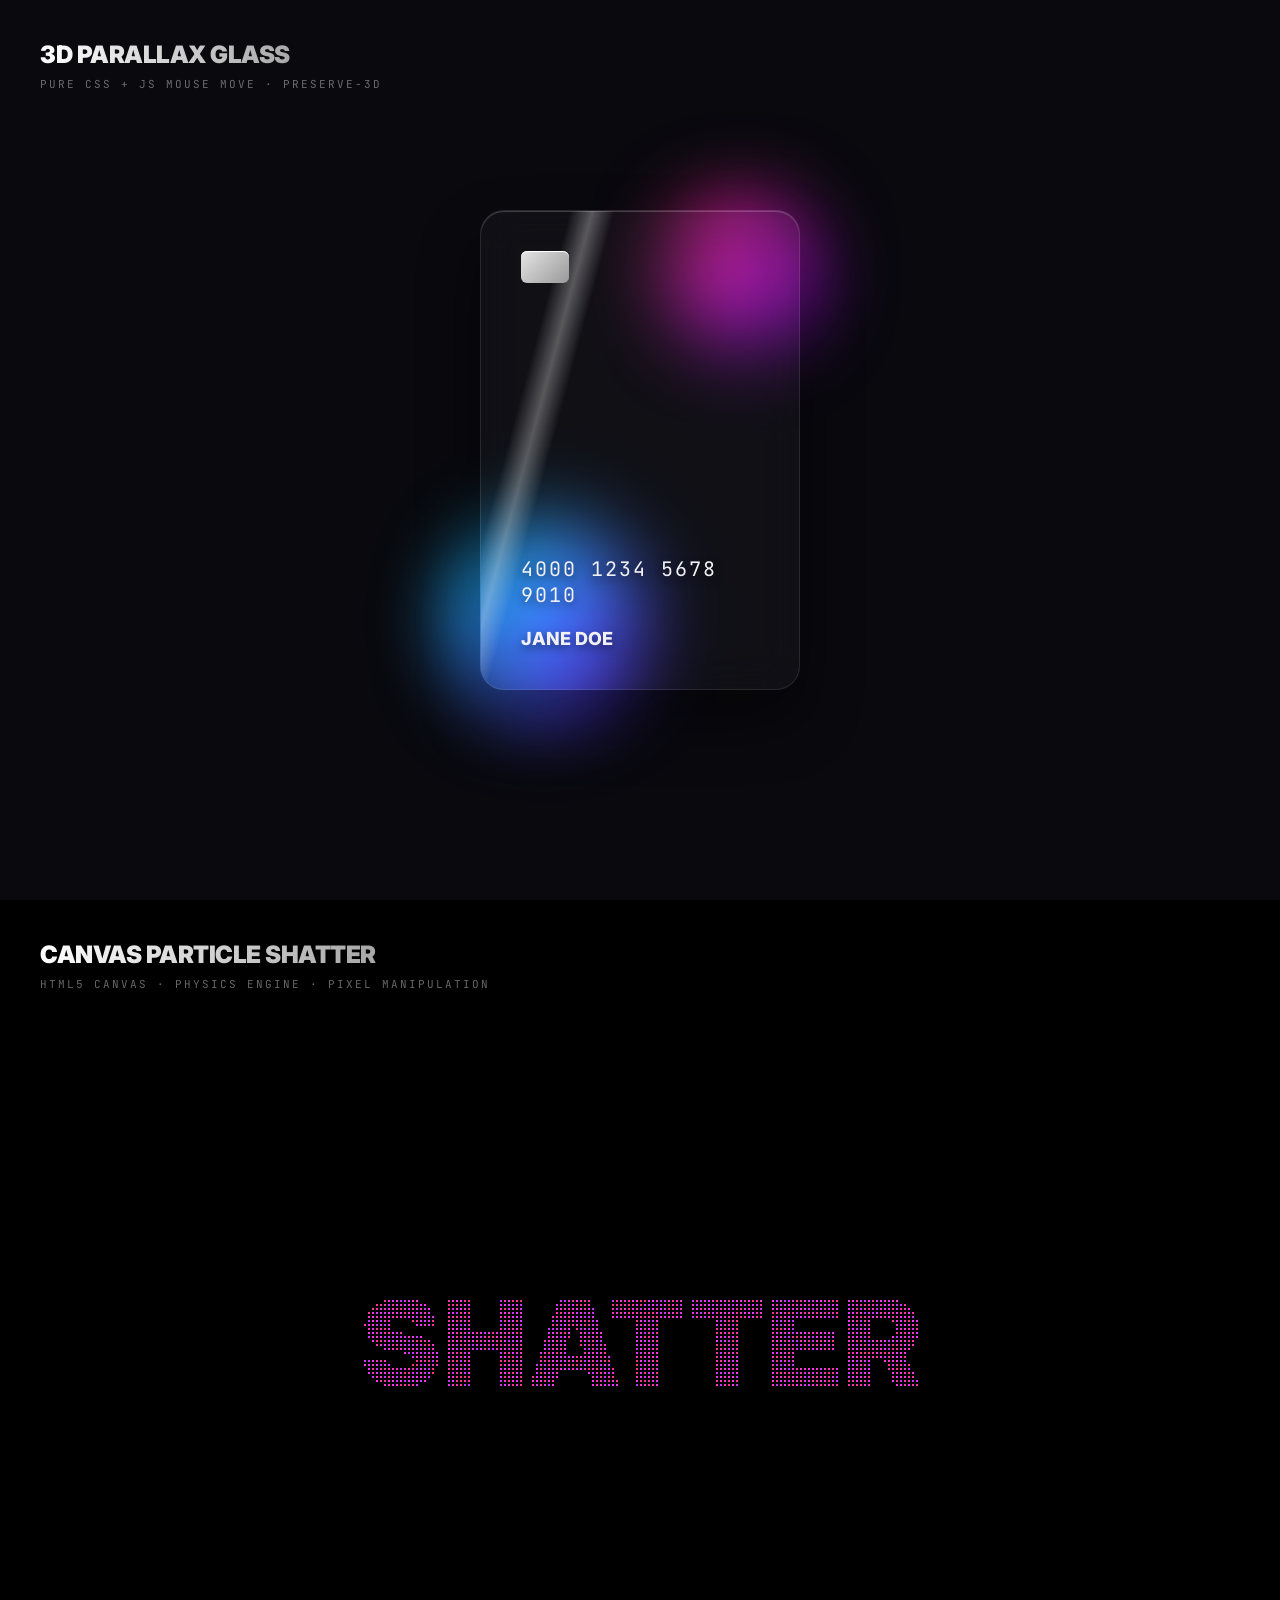
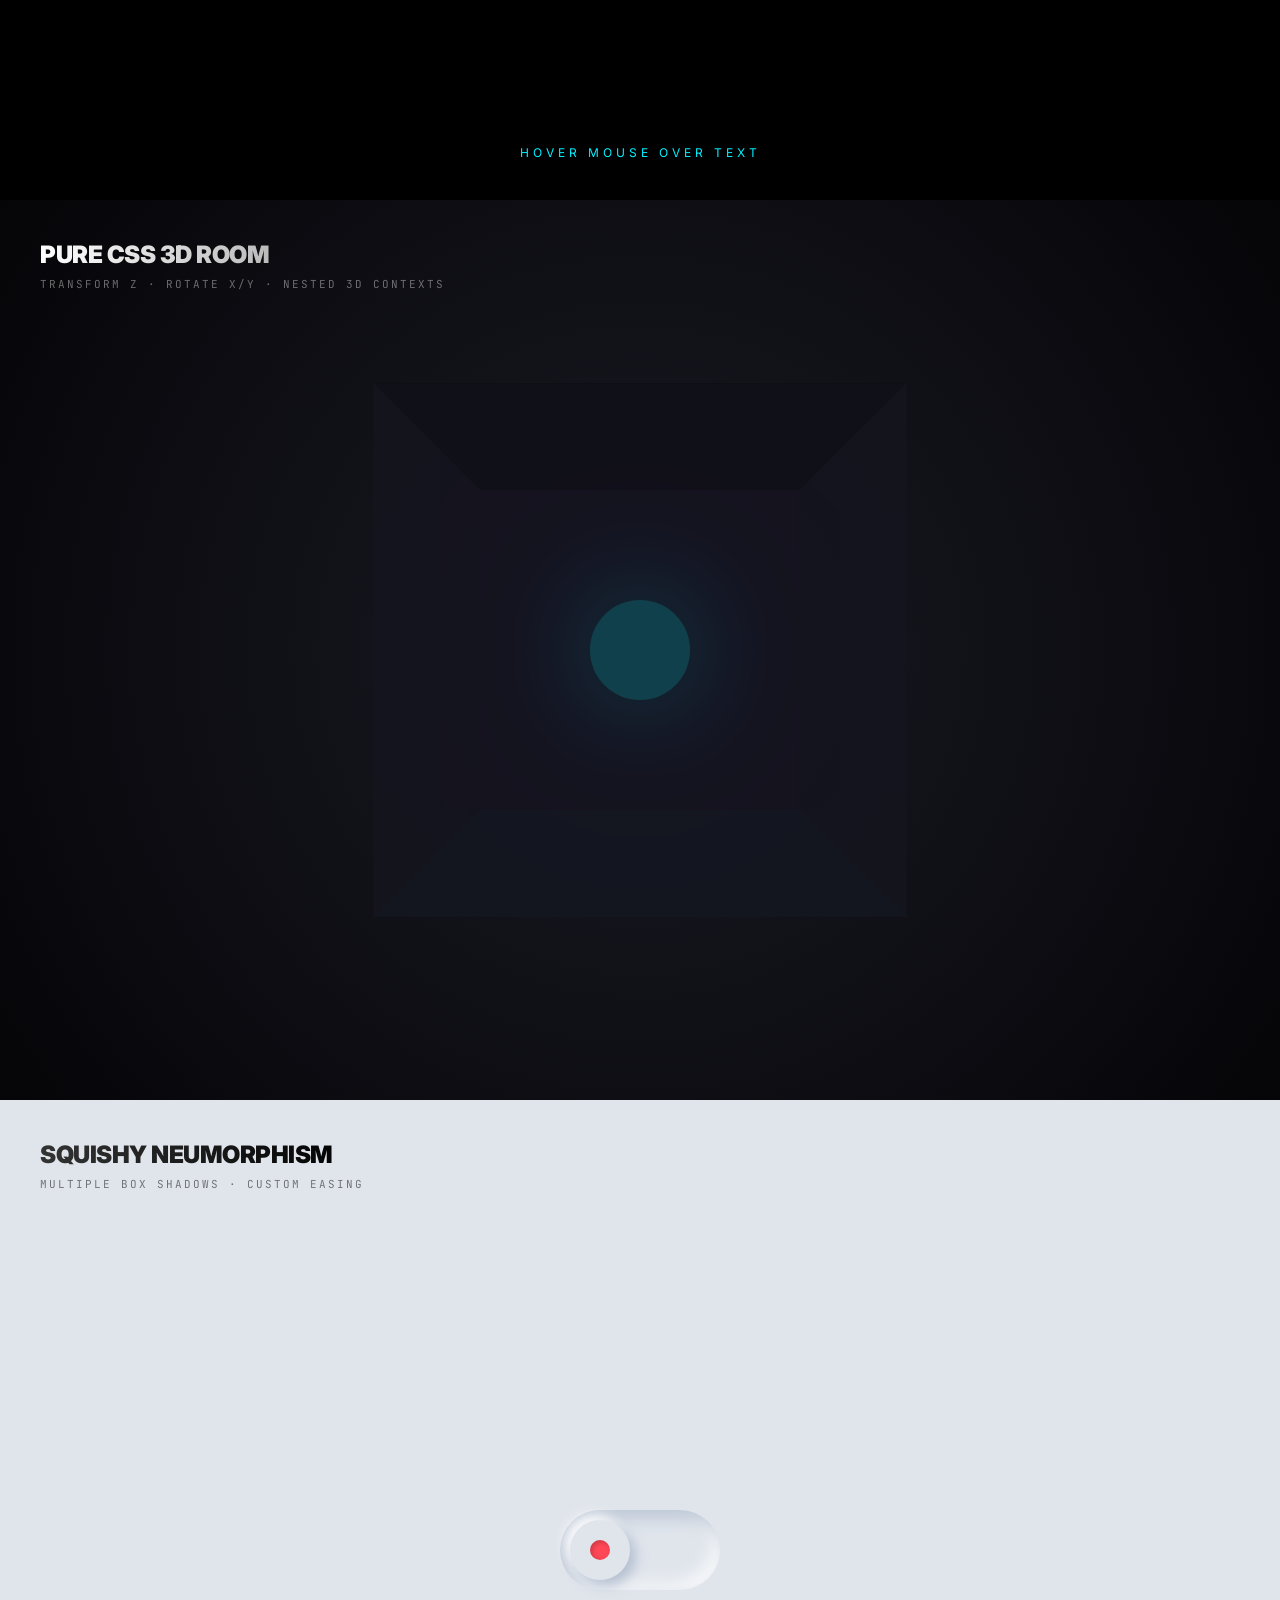
<file: impossible-ui-challenges/index.html>
<!DOCTYPE html>
<html lang="en">
<head>
  <meta charset="UTF-8">
  <meta name="viewport" content="width=device-width, initial-scale=1.0">
  <title>Impossible UI - CodePen Editions</title>
  <meta name="description" content="Mind-blowing UI challenges inspired by legendary CodePen demos: 3D CSS, canvas particles, and extreme SVG morphing.">
  <link rel="preconnect" href="https://fonts.googleapis.com">
  <link href="https://fonts.googleapis.com/css2?family=Inter:wght@400;600;800;900&family=JetBrains+Mono:wght@800&display=swap" rel="stylesheet">
  <link rel="stylesheet" href="style.css">
</head>
<body>

  <!-- SLIDE 1: Apple TV Style 3D Glass Card -->
  <section class="slide" id="slide1">
    <div class="slide-info">
      <h2>3D Parallax Glass</h2>
      <p>Pure CSS + JS Mouse Move · preserve-3d</p>
    </div>
    
    <div class="glass-card" id="glassCard">
      <div class="glass-element gl-1"></div>
      <div class="glass-element gl-2"></div>
      <div class="glass-layer glass-bg">
        <div class="glass-glare" id="glassGlare"></div>
        <div class="glass-content">
          <div class="glass-chip"></div>
          <div class="glass-number">4000 1234 5678 9010</div>
          <div style="transform: translateZ(40px); font-weight: 800; font-size: 18px; text-transform: uppercase;">Jane Doe</div>
        </div>
      </div>
    </div>
  </section>


  <!-- SLIDE 2: Canvas Text Shatter -->
  <section class="slide" id="slide2">
    <div class="slide-info">
      <h2>Canvas Particle Shatter</h2>
      <p>HTML5 Canvas · Physics Engine · Pixel manipulation</p>
    </div>
    <canvas id="shatterCanvas"></canvas>
    <div class="shatter-instruction">HOVER MOUSE OVER TEXT</div>
  </section>


  <!-- SLIDE 3: Pure CSS 3D Room -->
  <section class="slide" id="slide3">
    <div class="slide-info">
      <h2>Pure CSS 3D Room</h2>
      <p>Transform Z · Rotate X/Y · Nested 3D contexts</p>
    </div>
    
    <div class="room">
      <div class="wall wall-front">FRONT</div>
      <div class="wall wall-back">BACK</div>
      <div class="wall wall-left">LEFT</div>
      <div class="wall wall-right">RIGHT</div>
      <div class="wall wall-top"></div>
      <div class="wall wall-bottom"></div>
      <div class="core"></div>
    </div>
  </section>


  <!-- SLIDE 4: Squishy Neumorphism -->
  <section class="slide" id="slide4">
    <div class="slide-info dark">
      <h2>Squishy Neumorphism</h2>
      <p>Multiple Box Shadows · Custom Easing</p>
    </div>
    
    <div class="squishy-toggle" id="squishyToggle">
      <div class="squishy-track-goo"></div>
      <div class="squishy-thumb"></div>
    </div>
  </section>

  <script src="script.js"></script>
</body>
</html>
</file>
<file: impossible-ui-challenges/style.css>
/* ═══════════════════════════════════════════
   BASE TOKENS
   ═══════════════════════════════════════════ */
:root {
  --bg: #09090e;
  --text: #f0f0f5;
  --accent-1: #ff2a5f;
  --accent-2: #00f0ff;
  --accent-3: #7000ff;
  --ease-elastic: cubic-bezier(.34,1.56,.64,1);
}
*, *::before, *::after { box-sizing: border-box; margin: 0; padding: 0; }

body {
  font-family: 'Inter', sans-serif;
  background: var(--bg);
  color: var(--text);
  overflow-x: hidden;
  height: 100vh;
  overflow-y: scroll;
  scroll-snap-type: y mandatory;
}

.slide {
  position: relative;
  width: 100vw;
  height: 100vh;
  scroll-snap-align: start;
  display: flex;
  align-items: center;
  justify-content: center;
  overflow: hidden;
}

.slide-info {
  position: absolute;
  top: 40px;
  left: 40px;
  z-index: 100;
  pointer-events: none;
}
.slide-info h2 {
  font-size: 24px;
  font-weight: 900;
  letter-spacing: -0.5px;
  text-transform: uppercase;
  background: linear-gradient(90deg, #fff, #888);
  -webkit-background-clip: text;
  background-clip: text;
  -webkit-text-fill-color: transparent;
}
.slide-info p {
  font-family: 'JetBrains Mono', monospace;
  font-size: 11px;
  color: rgba(255,255,255,0.4);
  margin-top: 8px;
  text-transform: uppercase;
  letter-spacing: 2px;
}

/* ═══════════════════════════════════════════
   SLIDE 1 — 3D PARALLAX GLASS CARD
   ═══════════════════════════════════════════ */
#slide1 { perspective: 1500px; }

.glass-card {
  width: 320px;
  height: 480px;
  position: relative;
  transform-style: preserve-3d;
  transition: transform 0.1s ease;
  cursor: pointer;
}

.glass-layer {
  position: absolute;
  inset: 0;
  border-radius: 24px;
  transform-style: preserve-3d;
}

.glass-bg {
  background: rgba(255, 255, 255, 0.03);
  backdrop-filter: blur(20px);
  -webkit-backdrop-filter: blur(20px);
  border: 1px solid rgba(255,255,255,0.1);
  box-shadow: 0 30px 60px rgba(0,0,0,0.4), inset 0 1px 0 rgba(255,255,255,0.2);
  transform: translateZ(0px);
}

.glass-element {
  position: absolute;
  background: linear-gradient(135deg, var(--accent-1), var(--accent-3));
  border-radius: 50%;
  filter: blur(40px);
  z-index: -1;
  transition: transform 0.2s ease-out;
}
.gl-1 { width: 150px; height: 150px; top: -20px; right: -20px; transform: translateZ(-50px); }
.gl-2 { width: 200px; height: 200px; bottom: -40px; left: -40px; background: linear-gradient(135deg, var(--accent-2), var(--accent-3)); transform: translateZ(-80px); }

.glass-content {
  padding: 40px;
  display: flex;
  flex-direction: column;
  justify-content: space-between;
  height: 100%;
  transform: translateZ(60px);
  text-shadow: 0 4px 10px rgba(0,0,0,0.5);
}

.glass-chip {
  width: 48px;
  height: 32px;
  background: linear-gradient(135deg, #e5e5e5, #999);
  border-radius: 6px;
  box-shadow: inset 0 1px 0 #fff;
}

.glass-number {
  font-family: 'JetBrains Mono', monospace;
  font-size: 20px;
  letter-spacing: 2px;
  margin-top: auto;
  margin-bottom: 20px;
  transform: translateZ(90px); /* Pops out more */
}

.glass-glare {
  position: absolute;
  inset: 0;
  border-radius: 24px;
  background: linear-gradient(105deg, transparent 20%, rgba(255,255,255,0.3) 25%, transparent 30%);
  transform: translateZ(2px);
  pointer-events: none;
  mix-blend-mode: overlay;
}


/* ═══════════════════════════════════════════
   SLIDE 2 — CANVAS TEXT SHATTER
   ═══════════════════════════════════════════ */
#slide2 { background: #000; }
#shatterCanvas {
  position: absolute;
  inset: 0;
  width: 100%;
  height: 100%;
  cursor: crosshair;
}
.shatter-instruction {
  position: absolute;
  bottom: 40px;
  font-size: 12px;
  letter-spacing: 4px;
  color: var(--accent-2);
  pointer-events: none;
  animation: pulse 2s infinite;
}
@keyframes pulse { 0%, 100% { opacity: 0.5; } 50% { opacity: 1; } }


/* ═══════════════════════════════════════════
   SLIDE 3 — PURE CSS 3D ROOM / CUBE
   ═══════════════════════════════════════════ */
#slide3 { perspective: 800px; background: radial-gradient(circle at center, #1a1a24, #050508); }

.room {
  width: 400px;
  height: 400px;
  position: relative;
  transform-style: preserve-3d;
  animation: roomRotate 20s infinite linear;
}
@keyframes roomRotate {
  0% { transform: rotateX(-15deg) rotateY(0deg); }
  100% { transform: rotateX(-15deg) rotateY(360deg); }
}

.wall {
  position: absolute;
  width: 400px;
  height: 400px;
  background: rgba(20, 20, 30, 0.8);
  border: 1px solid rgba(0, 240, 255, 0.3);
  display: flex;
  align-items: center;
  justify-content: center;
  font-size: 40px;
  font-weight: 900;
  color: rgba(0,240,255,0.1);
  box-shadow: inset 0 0 100px rgba(0,240,255,0.1);
  backface-visibility: double;
}

.wall-front  { transform: translateZ(200px); }
.wall-back   { transform: rotateY(180deg) translateZ(200px); }
.wall-left   { transform: rotateY(-90deg) translateZ(200px); }
.wall-right  { transform: rotateY(90deg) translateZ(200px); }
.wall-top    { transform: rotateX(90deg) translateZ(200px); background: rgba(0,0,0,0.9); }
.wall-bottom { transform: rotateX(-90deg) translateZ(200px); background: rgba(0,240,255,0.05); }

/* The glowing core inside the room */
.core {
  position: absolute;
  width: 100px;
  height: 100px;
  top: 150px; left: 150px;
  background: var(--accent-2);
  border-radius: 50%;
  transform-style: preserve-3d;
  box-shadow: 0 0 100px var(--accent-2), 0 0 200px var(--accent-3);
  animation: coreFloat 4s ease-in-out infinite alternate;
}
@keyframes coreFloat {
  0% { transform: translateY(-20px) scale(0.9); }
  100% { transform: translateY(20px) scale(1.1); }
}


/* ═══════════════════════════════════════════
   SLIDE 4 — SQUISHY NEUMORPHIC TOGGLE
   ═══════════════════════════════════════════ */
#slide4 { background: #e0e5ec; }

.slide-info.dark h2 { background: linear-gradient(90deg, #333, #000); -webkit-background-clip: text; background-clip: text; }
.slide-info.dark p { color: rgba(0,0,0,0.5); }

.squishy-toggle {
  position: relative;
  width: 160px;
  height: 80px;
  border-radius: 40px;
  background: #e0e5ec;
  box-shadow: 
    inset 8px 8px 16px rgba(163,177,198,0.6), 
    inset -8px -8px 16px rgba(255,255,255,0.7);
  cursor: pointer;
  display: flex;
  align-items: center;
  padding: 10px;
}

.squishy-thumb {
  width: 60px;
  height: 60px;
  border-radius: 50%;
  background: #e0e5ec;
  box-shadow: 
    6px 6px 12px rgba(163,177,198,0.7), 
    -6px -6px 12px rgba(255,255,255,0.9);
  transition: all 0.5s cubic-bezier(0.68, -0.55, 0.265, 1.55);
  position: relative;
  display: flex;
  align-items: center;
  justify-content: center;
}

.squishy-thumb::after {
  content: '';
  position: absolute;
  width: 20px;
  height: 20px;
  border-radius: 50%;
  background: #ff4757;
  box-shadow: inset 2px 2px 5px rgba(0,0,0,0.2);
  transition: background 0.5s;
}

.squishy-toggle.active .squishy-thumb {
  transform: translateX(80px);
  box-shadow: 
    inset 4px 4px 8px rgba(163,177,198,0.6), 
    inset -4px -4px 8px rgba(255,255,255,0.7); /* Presses in when active */
}

.squishy-toggle.active .squishy-thumb::after {
  background: #2ed573;
}

/* SVG Gooey filter for the track to stretch */
.squishy-track-goo {
  position: absolute;
  inset: 0;
  border-radius: 40px;
  background: linear-gradient(90deg, #ff4757, #2ed573);
  opacity: 0;
  transition: opacity 0.5s;
  z-index: -1;
  filter: blur(15px);
}
.squishy-toggle.active .squishy-track-goo {
  opacity: 0.3;
}
</file>
